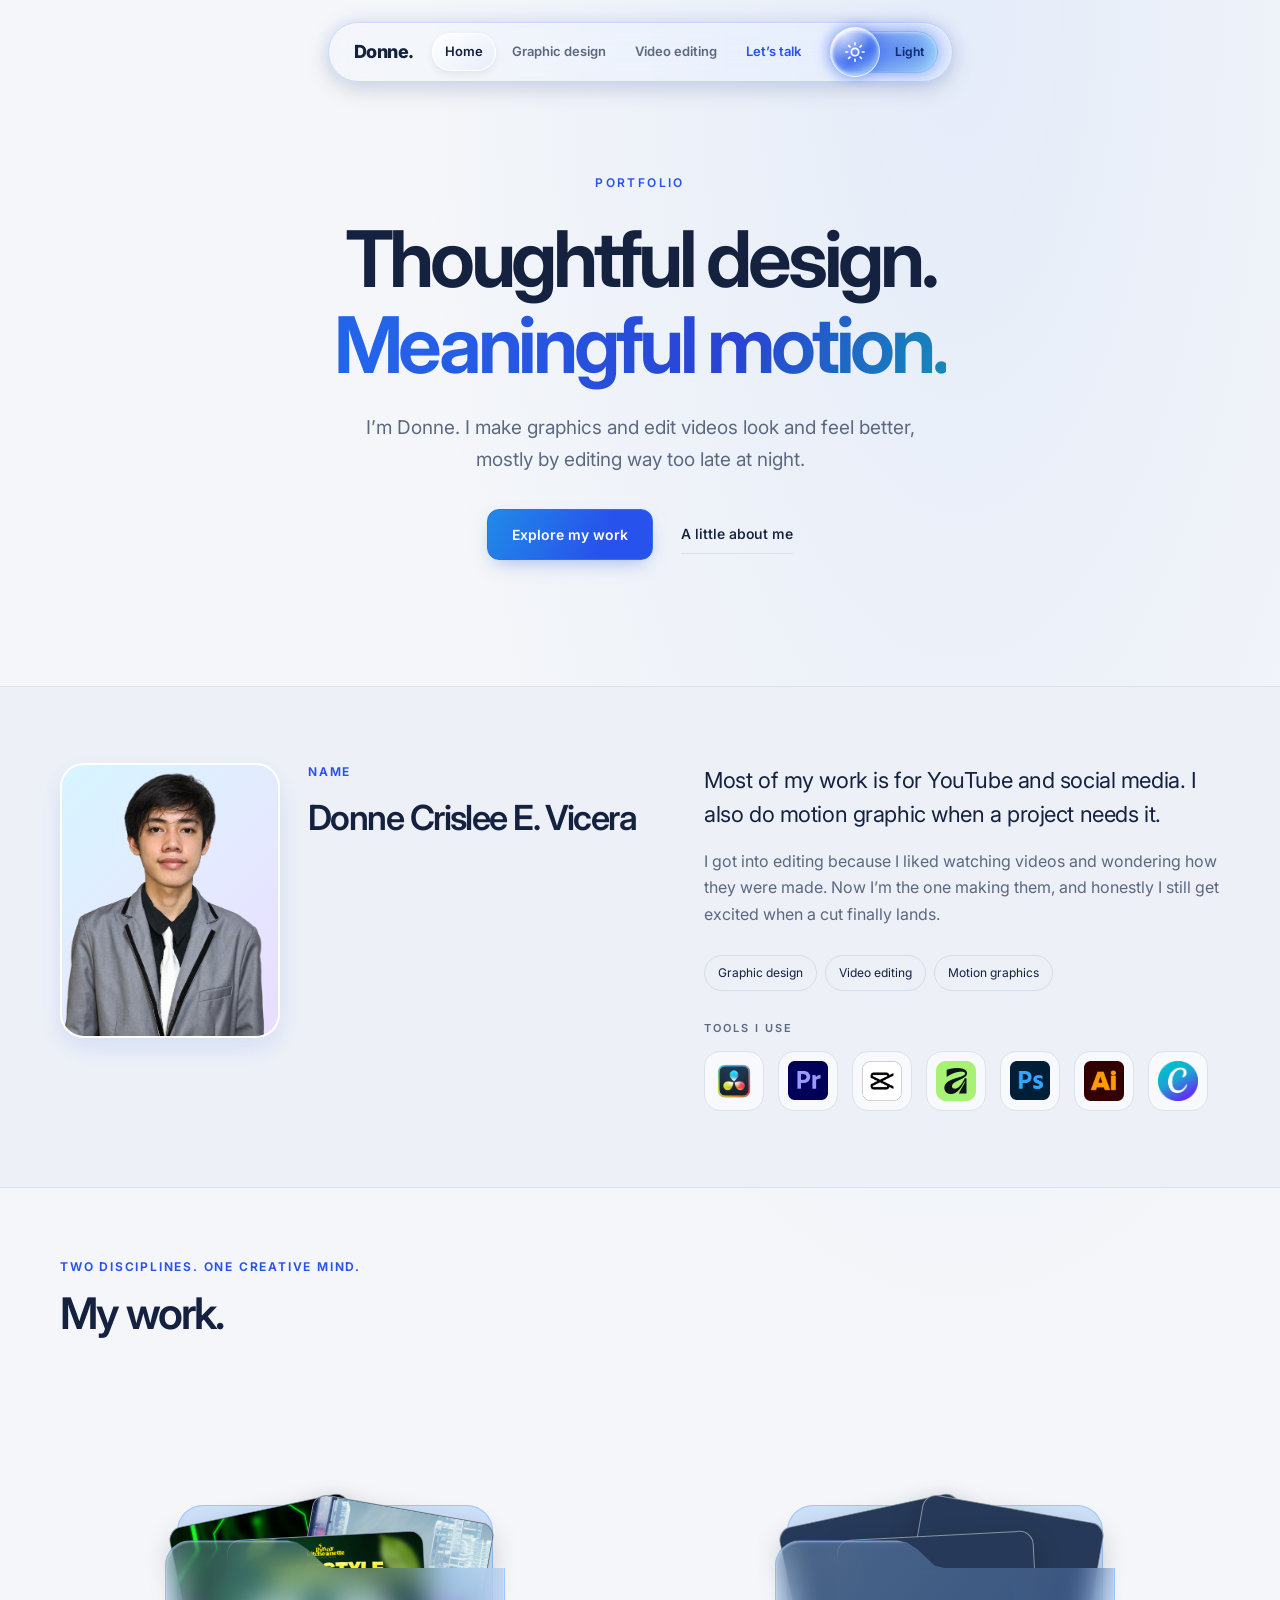
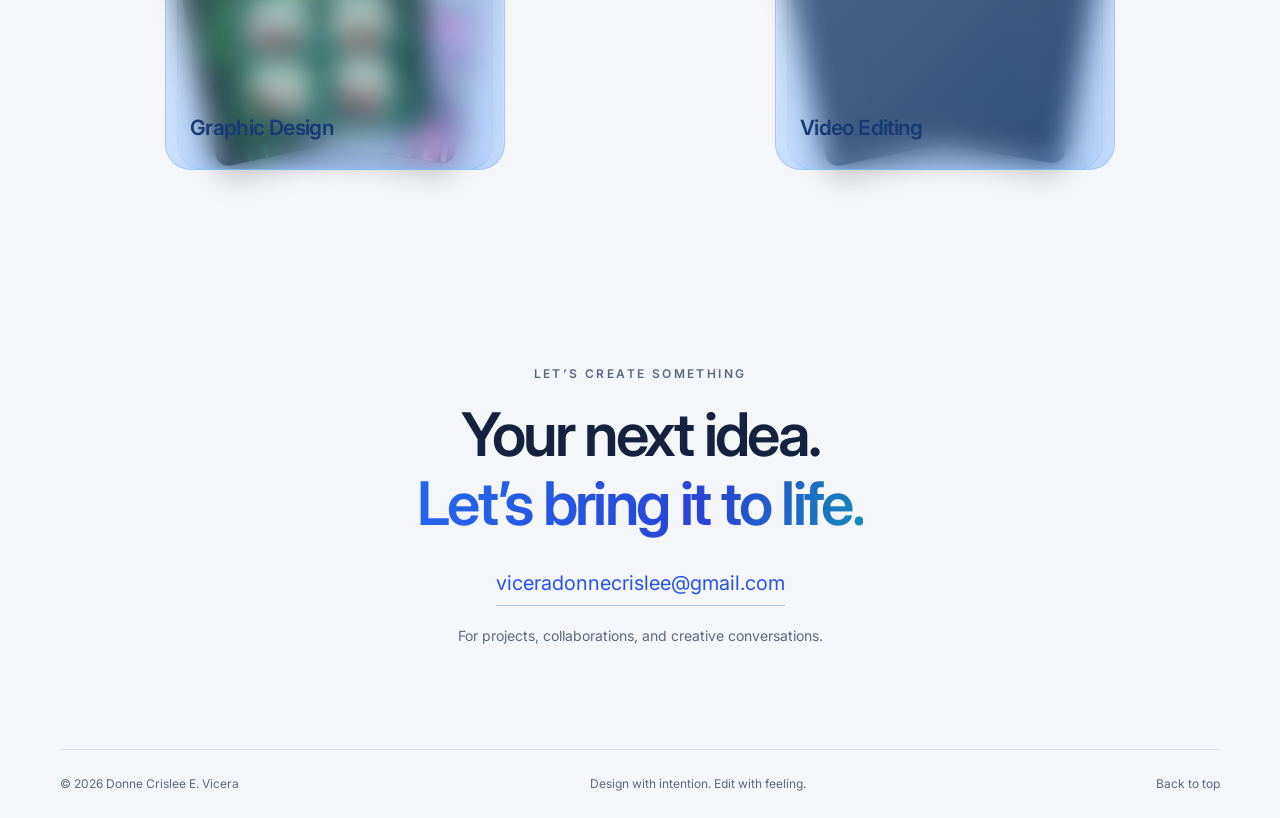
<file: index.html>
<!doctype html>
<html lang="en">
  <head>
    <meta charset="UTF-8">
    <meta name="viewport" content="width=device-width, initial-scale=1">
    <!-- BROWSER TAB: edit the page title and description here. -->
    <title>Portfolio</title>
    <meta name="description" content="Explore the portfolio of Donne Crislee E. Vicera">
    <link rel="icon" type="image/svg+xml" href="images/wordmark2.png">
    <link rel="stylesheet" href="styles.css">
    <link rel="stylesheet" href="glass-theme.css">
    <link rel="preconnect" href="https://fonts.googleapis.com">
    <link rel="preconnect" href="https://fonts.gstatic.com" crossorigin>
    <link href="https://fonts.googleapis.com/css2?family=Inter:wght@400;500;600;700;800&display=swap" rel="stylesheet">
    <script src="portfolio.js" defer></script>
    <script src="script.js" defer></script>
    <script src="theme.js"></script>
  </head>
  <body data-page="home">
    <a class="skip" href="#main">
      Skip to content
    </a>
    <!-- HEADER / NAVIGATION — shared name comes from portfolio.js -->
    <header class="header wrap">
      <a class="brand" href="index.html" aria-label="Donne — home">
        <span class="brand-name">Donne.</span>
      </a>
      <nav aria-label="Main navigation">
        <a href="index.html" aria-current="page">
          Home
        </a>
        <a href="graphic-design.html">
          Graphic design
        </a>
        <a href="video-editing.html">
          Video editing
        </a>
        <a class="nav-contact" href="index.html#contact">
          Let’s talk
        </a>
      </nav>

      <button class="theme-switch" type="button" role="switch" aria-checked="false" aria-label="Dark mode" title="Switch to dark mode">
        <span class="theme-label" aria-hidden="true">Light</span>
        <span class="theme-orb" aria-hidden="true">
          <svg class="sun-icon" viewBox="0 0 24 24" fill="none" stroke="currentColor" stroke-width="1.8" stroke-linecap="round"><circle cx="12" cy="12" r="4"/><path d="M12 2v2m0 16v2M2 12h2m16 0h2M5 5l1.5 1.5m11 11L19 19M5 19l1.5-1.5m11-11L19 5"/></svg>
          <svg class="moon-icon" viewBox="0 0 24 24" fill="currentColor"><path d="M20.6 14.2A8.6 8.6 0 0 1 9.8 3.4a9 9 0 1 0 10.8 10.8Z"/></svg>
        </span>
      </button>
    </header>
    <main id="main">
      <!-- HOME INTRODUCTION — headline and buttons -->
      <section class="hero wrap">
        <div class="eyebrow">
          <p class="eyebrow portfolio-small-label">PORTFOLIO</p>
        </div>
        <!-- EDIT: Change this headline directly in index.html. -->
        <h1>
          Thoughtful design.
          <br>
          <span class="gradient-text" >
            Meaningful motion.
          </span>
        </h1>
        <p class="hero-intro">
           I’m Donne. I make graphics and edit videos look and feel better,
          <br class="desktop-break">
          mostly by editing way too late at night.
        </p>
        <div class="hero-actions">
          <a class="button" href="#portfolios">
            Explore my work
          </a>
          <a class="quiet-link" href="#about">
            A little about me
          </a>
        </div>
      </section>
      <!-- ABOUT ME / PICTURE — edit the image src below -->
      <section class="about-section" id="about">
        <div class="wrap about-layout">
          <!-- LEFT: Your photo -->
          <div class="about-photo-frame">
            <img class="about-photo" src="images/my-photo.png" alt="Portrait of me">
          </div>
          <!-- MIDDLE: Your heading -->
          <div class="about-heading">
            <p class="eyebrow">
              NAME
            </p>
            <h2>
              Donne Crislee E. Vicera
          </div>
          <!-- RIGHT: Your biography -->
          <div class="about-description">
            <!-- This paragraph gets its text from bio in portfolio.js -->
            <p class="about-lead">
              Most of my work is for YouTube and social media. I also do motion graphic when a project needs it.
            </p>
            <p class="muted">
              I got into editing because I liked watching videos and wondering how they were made. Now I’m the one making them, and honestly I still get excited when a cut finally lands. 
            </p>
            <div class="about-tags">
              <span>
                Graphic design
              </span>
              <span>
                Video editing
              </span>
              <span>
                Motion graphics
              </span>
            </div>
            <div class="software-tools">
              <p class="tools-label">TOOLS I USE</p>

              <ul class="tools-row" aria-label="Software I use">
                <li class="tool-icon" title="DaVinci Resolve">
                  <img
                    src="images/tools/davinci-resolve.png"
                    alt="DaVinci Resolve"
                    width="40"
                    height="40"
                    loading="lazy"
                  >
                </li>
                
                <li class="tool-icon" title="Adobe Premiere Pro">
                  <img
                    src="images/tools/premiere-pro.png"
                    alt="Adobe Premiere Pro"
                    width="40"
                    height="40"
                    loading="lazy"
                  >
                </li>
                
                <li class="tool-icon" title="Capcut">
                  <img
                    src="images/tools/capcut.png"
                    alt="Capcut"
                    width="40"
                    height="40"
                    loading="lazy"
                  >
                </li>

                <li class="tool-icon" title="Canva Affinity">
                  <img
                    src="images/tools/affinity.png"
                    alt="Canva Affinity"
                    width="40"
                    height="40"
                    loading="lazy"
                  >
                </li>

                <li class="tool-icon" title="Adobe Photoshop">
                  <img
                    src="images/tools/adobe-photoshop.png"
                    alt="Adobe Photoshop"
                    width="40"
                    height="40"
                    loading="lazy"
                  >
                </li>

                <li class="tool-icon" title="Adobe Illustrator">
                  <img
                    src="images/tools/adobe-illustrator.png"
                    alt="Adobe Illustrator"
                    width="40"
                    height="40"
                    loading="lazy"
                  >
                </li>

                <li class="tool-icon" title="Canva">
                  <img
                    src="images/tools/canva.png"
                    alt="Canva"
                    width="40"
                    height="40"
                    loading="lazy"
                  >
                </li>
              </ul>
            </div>
          </div>
        </div>
      </section>
      <!-- MY WORK — links to your two portfolio pages -->
      <section class="wrap portfolio-section" id="portfolios">
        <div class="section-heading">
          <div>
            <p class="eyebrow">
              TWO DISCIPLINES. ONE CREATIVE MIND.
            </p>
            <h2>
              My work.
            </h2>
          </div>
        </div>
        <div class="pathways">
          <a class="path-card folder-card" href="graphic-design.html">
            <div class="folder-shell">

              <div class="folder-photos" aria-hidden="true">
                <img src="images/design-1.png" alt="">
                <img src="images/design-2.png" alt="">
                <img src="images/design-3.png" alt="">
              </div>

              <div class="folder-front">
                <span>Graphic Design</span>
              </div>

            </div>
          </a>

          <a class="path-card folder-card" href="video-editing.html">
            <div class="folder-shell">

              <div class="folder-photos" aria-hidden="true">
                <video muted loop playsinline preload="metadata">
                  <source src="videos/preview-1.mp4" type="video/mp4">
                </video>

                <video muted loop playsinline preload="metadata">
                  <source src="videos/preview-2.mp4" type="video/mp4">
                </video>

                <video muted loop playsinline preload="metadata">
                  <source src="videos/preview-3.mp4" type="video/mp4">
                </video>
              </div>

              <div class="folder-front">
                <span>Video Editing</span>
              </div>

            </div>
          </a>
      </section>
      <!-- CONTACT — email comes from portfolio.js -->
      <section class="contact wrap" id="contact">
        <p class="eyebrow">
          <p class="eyebrow portfolio-small-label">LET’S CREATE SOMETHING</p>
        </p>
        <h2>
          Your next idea.
          <br>
          <span class="gradient-text" >
            Let’s bring it to life.
          </span>
        </h2>
        <a class="email" data-email href="mailto:viceradonnecrislee@gmail.com" >
          viceradonnecrislee@gmail.com
        </a>
        <p class="muted">
          For projects, collaborations, and creative conversations.
        </p>
      </section>
    </main>
    <!-- FOOTER — name and year filled automatically -->
    <footer class="footer wrap">
      <span>
        ©
        <span data-year>
          2026
        </span>
        <span data-name>
          Donne Crislee E. Vicera
        </span>
      </span>
      <span>
        Design with intention. Edit with feeling.
      </span>
      <a href="#main">
        Back to top
      </a>
    </footer>
  </body>
</html>
</file>
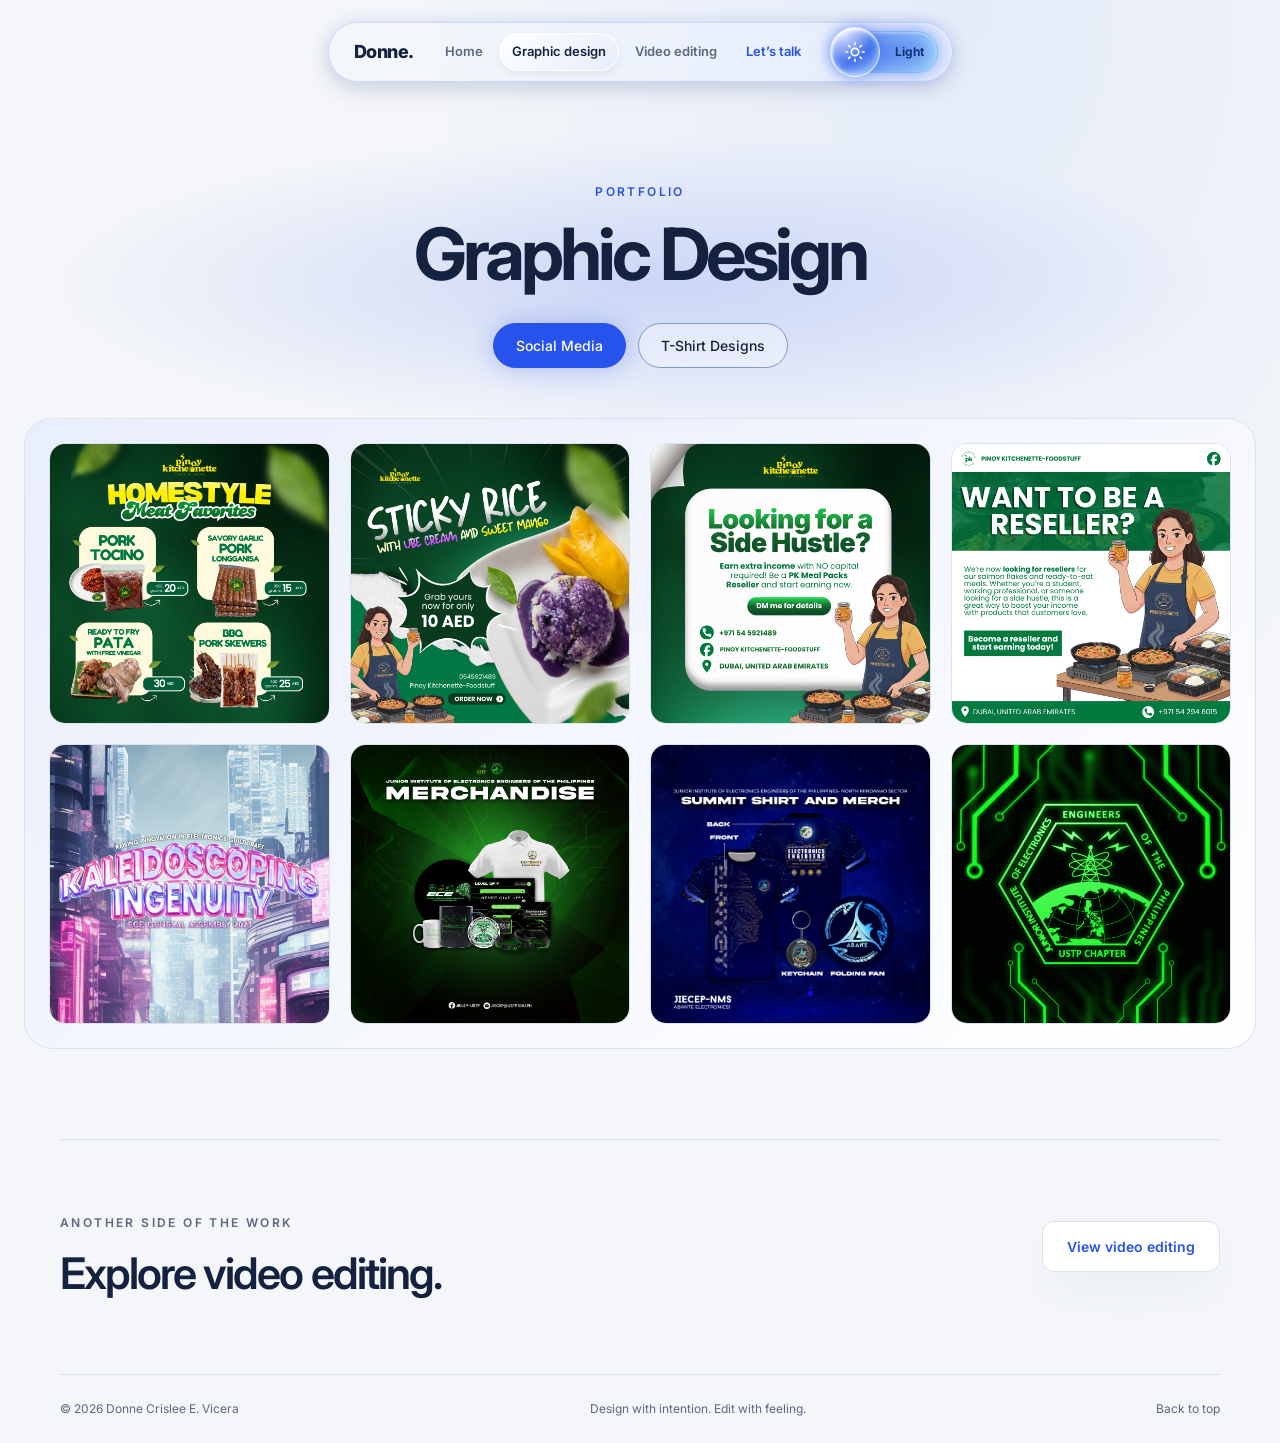
<file: graphic-design.html>
<!DOCTYPE html>
<html lang="en">
  <head>
    <meta charset="UTF-8">
    <meta name="viewport" content="width=device-width, initial-scale=1">
    <!-- BROWSER TAB: edit the page title and description here. -->
    <title>
      Graphic Design — Donne Crislee E. Vicera
    </title>
    <meta name="description" content="Graphic design and video editing. A personal creative portfolio.">
    <link rel="icon" type="image/svg+xml" href="images/wordmark2.png">
    <link rel="stylesheet" href="styles.css">
    <link rel="stylesheet" href="glass-theme.css">
    <link rel="preconnect" href="https://fonts.googleapis.com">
    <link rel="preconnect" href="https://fonts.gstatic.com" crossorigin>
    <link href="https://fonts.googleapis.com/css2?family=Inter:wght@400;500;600;700;800&display=swap" rel="stylesheet">
    <link rel="stylesheet" href="graphic-gallery.css">
    <script src="graphic-gallery.js" defer></script>
    <script src="portfolio.js" defer></script>
    <script src="script.js" defer></script>
    <script src="theme.js"></script>
  </head>
  <body data-page="graphic">
    <a class="skip" href="#main">
      Skip to content
    </a>
    <!-- HEADER / NAVIGATION — shared name comes from portfolio.js -->
    <header class="header wrap">
      <!-- EDIT: Your initials and name are set once in portfolio.js. -->
      <a class="brand" href="index.html" aria-label="Donne — home">
        <span class="brand-name">Donne.</span>
      </a>
      <nav aria-label="Main navigation">
        <a href="index.html" >
          Home
        </a>
        <a href="graphic-design.html" aria-current="page">
          Graphic design
        </a>
        <a href="video-editing.html" >
          Video editing
        </a>
        <a class="nav-contact" href="index.html#contact">
          Let’s talk
        </a>
      </nav>

      <button class="theme-switch" type="button" role="switch" aria-checked="false" aria-label="Dark mode" title="Switch to dark mode">
        <span class="theme-label" aria-hidden="true">Light</span>
        <span class="theme-orb" aria-hidden="true">
          <svg class="sun-icon" viewBox="0 0 24 24" fill="none" stroke="currentColor" stroke-width="1.8" stroke-linecap="round"><circle cx="12" cy="12" r="4"/><path d="M12 2v2m0 16v2M2 12h2m16 0h2M5 5l1.5 1.5m11 11L19 19M5 19l1.5-1.5m11-11L19 5"/></svg>
          <svg class="moon-icon" viewBox="0 0 24 24" fill="currentColor"><path d="M20.6 14.2A8.6 8.6 0 0 1 9.8 3.4a9 9 0 1 0 10.8 10.8Z"/></svg>
        </span>
      </button>
    </header>
    <main class="gd-page">
      <section class="gd-intro">
        <p class="gd-eyebrow">PORTFOLIO</p>
        <h1>Graphic Design</h1>

        <nav
          class="gd-categories"
          aria-label="Design categories"
        ></nav>
      </section>

      <section class="gd-showcase" aria-label="Design gallery">
        <div class="gd-grid"></div>
        <p class="gd-empty" hidden>New work coming soon.</p>
      </section>
    </main>
      <section class="cross-link wrap">
        <div>
          <p class="eyebrow">
            <p class="eyebrow portfolio-small-label">ANOTHER SIDE OF THE WORK</p>
          </p>
          <h2>
            Explore video editing.
          </h2>
        </div>
        <a class="button secondary" href="video-editing.html">
          View video editing
        </a>
      </section>
    </main>
    <!-- FOOTER — name and year filled automatically -->
    <footer class="footer wrap">
      <span>
        ©
        <span data-year>
          2026
        </span>
        <span data-name>
          Donne Crislee E. Vicera
        </span>
      </span>
      <span>
        Design with intention. Edit with feeling.
      </span>
      <a href="#main">
        Back to top
      </a>
    </footer>
    <!-- PROJECT DETAILS: JavaScript fills this accessible dialog from portfolio.js. -->
    <dialog id="project-dialog" aria-labelledby="dialog-title">
      <button class="close-dialog" type="button" aria-label="Close project details">
        ×
      </button>
      <div id="dialog-media">
      </div>
      <div class="dialog-copy">
        <p class="eyebrow" id="dialog-category">
        </p>
        <h2 id="dialog-title">
        </h2>
        <p id="dialog-description">
        </p>
        <a class="button" id="dialog-link" target="_blank" rel="noopener noreferrer" hidden>
          Open project
        </a>
      </div>
    </dialog>
  </body>
</html>
</file>
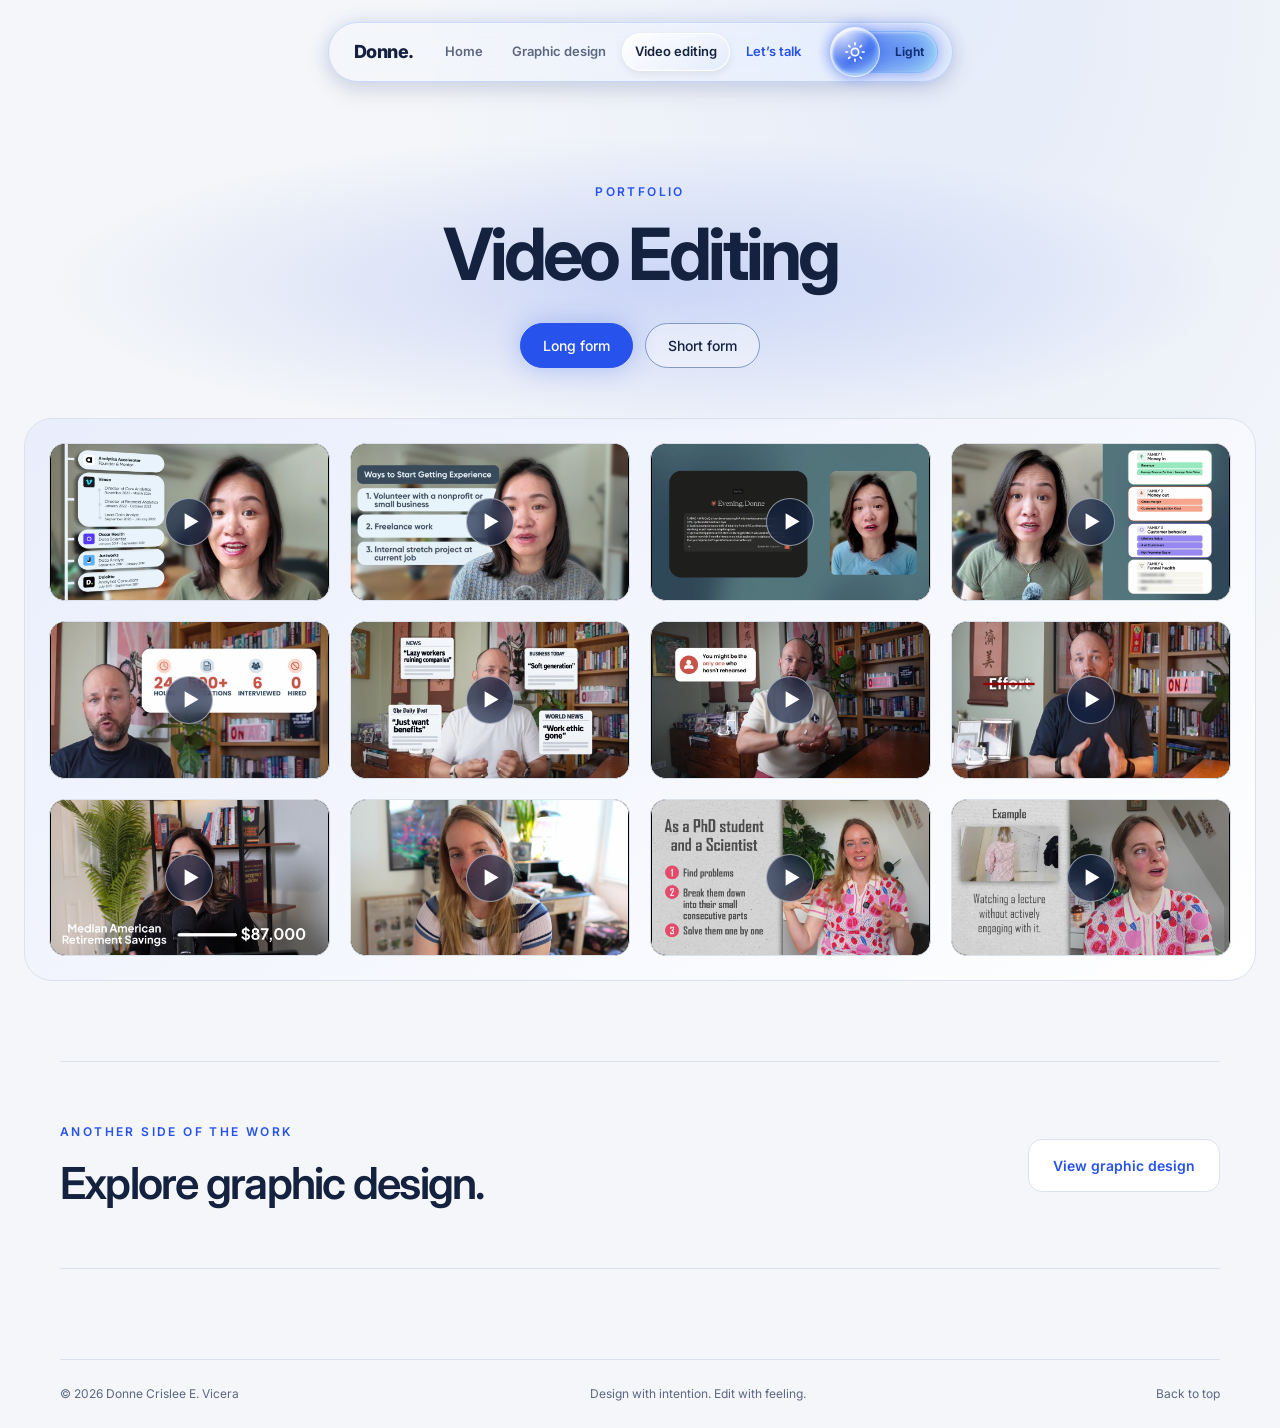
<file: video-editing.html>
<!DOCTYPE html>
<html lang="en">
  <head>
    <meta charset="UTF-8">
    <meta name="viewport" content="width=device-width, initial-scale=1">
    <!-- BROWSER TAB: edit the page title and description here. -->
    <title>
      Video Editing — Donne Crislee E. Vicera
    </title>
    <meta name="description" content="Graphic design and video editing. A personal creative portfolio.">
    <link rel="icon" type="image/svg+xml" href="images/wordmark2.png">
    <link rel="stylesheet" href="styles.css">
    <link rel="stylesheet" href="glass-theme.css">
    <link rel="preconnect" href="https://fonts.googleapis.com">
    <link rel="preconnect" href="https://fonts.gstatic.com" crossorigin>
    <link href="https://fonts.googleapis.com/css2?family=Inter:wght@400;500;600;700;800&display=swap" rel="stylesheet">
    <link rel="stylesheet" href="video-gallery.css">
    <script src="video-gallery.js" defer></script>
    <script src="portfolio.js" defer></script>
    <script src="script.js" defer></script>
    <script src="theme.js"></script>
  </head>
  <body data-page="video">
    <a class="skip" href="#main">
      Skip to content
    </a>
    <!-- HEADER / NAVIGATION — shared name comes from portfolio.js -->
    <header class="header wrap">
      <!-- EDIT: Your initials and name are set once in portfolio.js. -->
      <a class="brand" href="index.html" aria-label="Donne — home">
        <span class="brand-name">Donne.</span>
      </a>
      <nav aria-label="Main navigation">
        <a href="index.html" >
          Home
        </a>
        <a href="graphic-design.html" >
          Graphic design
        </a>
        <a href="video-editing.html" aria-current="page">
          Video editing
        </a>
        <a class="nav-contact" href="index.html#contact">
          Let’s talk
        </a>
      </nav>
      <button class="theme-switch" type="button" role="switch" aria-checked="false" aria-label="Dark mode" title="Switch to dark mode">
        <span class="theme-label" aria-hidden="true">Light</span>
        <span class="theme-orb" aria-hidden="true">
          <svg class="sun-icon" viewBox="0 0 24 24" fill="none" stroke="currentColor" stroke-width="1.8" stroke-linecap="round"><circle cx="12" cy="12" r="4"/><path d="M12 2v2m0 16v2M2 12h2m16 0h2M5 5l1.5 1.5m11 11L19 19M5 19l1.5-1.5m11-11L19 5"/></svg>
          <svg class="moon-icon" viewBox="0 0 24 24" fill="currentColor"><path d="M20.6 14.2A8.6 8.6 0 0 1 9.8 3.4a9 9 0 1 0 10.8 10.8Z"/></svg>
        </span>
      </button>

    </header>
    <main class="ve-page" id="main">
      <section class="ve-intro">
        <p class="ve-eyebrow">PORTFOLIO</p>
        <h1>Video Editing</h1>

        <nav
          class="ve-categories"
          aria-label="Video categories"
        ></nav>
      </section>

      <section class="ve-showcase" aria-label="Video gallery">
        <div class="ve-grid"></div>
        <p class="ve-empty" hidden>New work coming soon.</p>
      </section>
      <section class="portfolio-crosslink">
        <div>
          <p class="portfolio-small-label">ANOTHER SIDE OF THE WORK</p>
          <h2>Explore graphic design.</h2>
        </div>

        <a href="graphic-design.html" class="portfolio-crosslink-button">
          View graphic design
        </a>
      </section>
    </main>

    <!-- Larger video player -->
    <dialog class="ve-modal" aria-label="Video player">
      <div class="ve-player">
        <button
          class="ve-close"
          type="button"
          aria-label="Close video"
          autofocus
        >×</button>

        <video
          class="ve-full-video"
          controls
          controlslist="nodownload"
          playsinline
          preload="none"
        ></video>
      </div>
    </dialog>
    <!-- FOOTER — name and year filled automatically -->
    <footer class="footer wrap">
      <span>
        ©
        <span data-year>
          2026
        </span>
        <span data-name>
          Donne Crislee E. Vicera
        </span>
      </span>
      <span>
        Design with intention. Edit with feeling.
      </span>
      <a href="#main">
        Back to top
      </a>
    </footer>
    <!-- PROJECT DETAILS: JavaScript fills this accessible dialog from portfolio.js. -->
    <dialog id="project-dialog" aria-labelledby="dialog-title">
      <button class="close-dialog" type="button" aria-label="Close project details">
        ×
      </button>
      <div id="dialog-media">
      </div>
      <div class="dialog-copy">
        <p class="eyebrow" id="dialog-category">
        </p>
        <h2 id="dialog-title">
        </h2>
        <p id="dialog-description">
        </p>
        <a class="button" id="dialog-link" target="_blank" rel="noopener noreferrer" hidden>
          Open project
        </a>
      </div>
    </dialog>
  </body>
</html>
</file>
<file: styles.css>
/* 01. COLORS AND SITE WIDTH — edit your palette here */
:root {
  --bg: #f4f6f9;
  --surface: #fff;
  --ink: #14213f;
  --muted: #5c6880;
  --blue: #2752eb;
  --cyan: #35c6ef;
  --pale: #e9eefc;
  --border: #dce2ec;
  --shadow: 0 18px 46px -20px #56709840;
  --radius: 24px;
  --width: 1160px;
}


/* 02. GENERAL PAGE STYLES */
* {
  box-sizing: border-box;
}

html {
  scroll-behavior: smooth;
  scroll-padding-top: 28px;
}

body {
  margin: 0;
  color: var(--ink);
  background: var(--bg);
  font-family: 'Segoe UI',Inter,Arial,sans-serif;
  font-size: 16px;
  line-height: 1.65;
  -webkit-font-smoothing: antialiased;
}

a {
  color: inherit;
  text-decoration: none;
}

button {
  font: inherit;
  color: inherit;
  cursor: pointer;
}

button, a {
  -webkit-tap-highlight-color: transparent;
}

a:focus-visible, button:focus-visible {
  outline: 3px solid var(--blue);
  outline-offset: 5px;
}

::selection {
  background: #cbdcff;
}

img {
  display: block;
  max-width: 100%;
}

[hidden] {
  display: none!important;
}

.wrap {
  width: min(var(--width),calc(100% - 80px));
  margin-inline: auto;
}


/* 03. HEADER AND NAVIGATION */
.header {
  display: flex;
  align-items: center;
  justify-content: space-between;
  gap: 24px;
  padding-block: 28px;
}

.brand {
  display: flex;
  align-items: center;
  font-size: 18px;
  font-weight: 650;
  white-space: nowrap;
  letter-spacing: -.5px;
}

.monogram {
  display: grid;
  place-items: center;
  width: 38px;
  height: 38px;
  background: var(--surface);
  border: 1px solid #fff;
  box-shadow: 4px 5px 12px #b5c1d74a,-3px -3px 10px #fff;
  border-radius: 12px;
  font-size: 12px;
  margin-right: 11px;
  color: var(--blue);
}

.brand-dot {
  color: var(--blue);
}

nav {
  display: flex;
  align-items: center;
  gap: 28px;
  font-size: 14px;
  font-weight: 500;
  flex-wrap: wrap;
}

nav a {
  color: var(--muted);
}

nav a:hover, nav a[aria-current] {
  color: var(--blue);
}

.nav-contact {
  color: var(--ink);
  background: #fff;
  padding: 9px 19px;
  border: 1px solid var(--border);
  border-radius: 30px;
}

.eyebrow {
  font-size: 12px;
  font-weight: 650;
  letter-spacing: 1.8px;
  margin: 0 0 18px;
  line-height: 1.5;
}

.short-line {
  display: inline-block;
  width: 28px;
  height: 2px;
  background: var(--blue);
  margin-right: 10px;
  vertical-align: middle;
}


/* 04. HOME INTRODUCTION */
.hero {
  padding-top: 91px;
  text-align: center;
  padding-bottom: 56px;
}

.hero h1, .collection-hero h1 {
  font-size: clamp(2.7rem,6.1vw,5.2rem);
  font-weight: 650;
  line-height: 1.1;
  letter-spacing: -.055em;
  margin: 24px 0;
}

.gradient-text {
  color: var(--blue);
  background: linear-gradient(110deg,#2464ea 10%,#2943d4 65%,#148cb7);
  background-clip: text;
  -webkit-background-clip: text;
  -webkit-text-fill-color: transparent;
}

.hero-intro {
  font-size: 19px;
  color: var(--muted);
  line-height: 1.7;
  margin: 24px 0;
}

.hero-actions {
  display: flex;
  align-items: center;
  justify-content: center;
  gap: 28px;
  margin: 32px 0 70px;
}

.button {
  display: inline-flex;
  align-items: center;
  justify-content: center;
  background: linear-gradient(115deg,#218ae9,#2752eb 70%);
  color: #fff;
  border: 1px solid #326fe9;
  box-shadow: 0 8px 20px -8px #3763db80;
  padding: 13px 24px;
  border-radius: 12px;
  font-size: 14px;
  font-weight: 600;
  transition: transform .2s,box-shadow .2s;
}

.button:hover {
  transform: translateY(-2px);
  box-shadow: 0 12px 24px -8px #3763db80;
}

.quiet-link {
  font-size: 14px;
  font-weight: 550;
  border-bottom: 1px solid var(--border);
  padding: 8px 0;
}

.quiet-link:hover {
  color: var(--blue);
}


/* 05. HOME — GRAPHIC DESIGN AND VIDEO CARDS */
.portfolio-section {
  padding-block: 70px 88px;
}

.section-heading {
  display: flex;
  justify-content: space-between;
  align-items: end;
  gap: 30px;
  margin-bottom: 32px;
}

.section-heading .eyebrow {
  color: var(--blue);
  margin-bottom: 12px;
}

h2 {
  font-size: clamp(2rem,3.4vw,2.8rem);
  line-height: 1.16;
  letter-spacing: -.045em;
  font-weight: 600;
  margin: 0;
}

.section-heading>p {
  font-size: 14px;
  color: var(--muted);
  margin: 0 0 4px;
}

.pathways {
  display: grid;
  grid-template-columns: 1fr 1fr;
  gap: 28px;
}

.path-card {
  background: #fff;
  border: 1px solid #fff;
  border-radius: var(--radius);
  padding: 12px;
  box-shadow: var(--shadow);
  transition: transform .25s,box-shadow .25s;
}

.path-card:hover {
  transform: translateY(-5px);
  box-shadow: 0 24px 48px -20px #56709865;
}

.path-visual {
  border-radius: 15px;
  min-height: 325px;
  padding: 25px 28px;
  display: flex;
  flex-direction: column;
  justify-content: space-between;
  overflow: hidden;
}

.design-visual {
  background: #e8eef9;
  color: #20395e;
}

.visual-top, .visual-bottom {
  display: flex;
  justify-content: space-between;
  align-items: center;
  gap: 15px;
  font-size: 10px;
  letter-spacing: 1.5px;
  font-weight: 600;
}

.design-word {
  font-size: clamp(2.5rem,4.5vw,3.9rem);
  line-height: 1.03;
  letter-spacing: -.055em;
  font-weight: 650;
  padding-block: 28px;
}

.design-word span {
  color: var(--blue);
}

.swatch-row {
  display: flex;
  gap: 7px;
  align-items: center;
}

.swatch-row i {
  height: 18px;
  width: 18px;
  border-radius: 50%;
  background: var(--ink);
}

.swatch-row i:nth-child(2) {
  background: var(--blue);
}

.swatch-row i:nth-child(3) {
  background: var(--cyan);
}

.swatch-row i:nth-child(4) {
  background: #fff;
}

.swatch-row>span {
  font-size: 9px;
  letter-spacing: 1px;
  margin-left: auto;
}

.video-visual {
  background: linear-gradient(135deg,#243663,#12325c 45%,#285ae2);
  color: #fff;
}

.film-icon {
  display: grid;
  place-items: center;
  width: 36px;
  height: 36px;
  border-radius: 50%;
  border: 1px solid #ffffff60;
  font-size: 12px;
}

.path-info {
  padding: 27px 18px 21px;
}

.path-info .eyebrow {
  color: var(--muted);
  font-size: 11px;
  margin-bottom: 9px;
}

h3 {
  font-size: 25px;
  line-height: 1.25;
  font-weight: 600;
  letter-spacing: -.025em;
  margin: 0;
}

.path-info p {
  font-size: 15px;
  color: var(--muted);
  margin: 10px 0 21px;
}

.text-link {
  font-size: 14px;
  font-weight: 600;
  color: var(--blue);
  border-bottom: 1px solid #b6c8ff;
  padding-bottom: 4px;
}


/* 06. ABOUT ME — SECTION AND BIOGRAPHY */
.about-section {
  padding-block: 76px;
  background: #edf1f7;
  border-block: 1px solid var(--border);
}

.about-lead {
  font-size: 22px;
  line-height: 1.55;
  letter-spacing: -.02em;
  margin: 0 0 17px;
}

.muted {
  color: var(--muted);
}

.about-tags {
  display: flex;
  flex-wrap: wrap;
  gap: 8px;
  margin-top: 28px;
}

.about-tags span {
  font-size: 12px;
  padding: 7px 13px;
  border: 1px solid #d3ddeb;
  border-radius: 30px;
}


/* 07. CONTACT DETAILS */
.contact {
  padding-block: 88px;
  text-align: center;
}

.contact .eyebrow {
  color: var(--muted);
}

.contact h2 {
  font-size: clamp(2.3rem,4.7vw,4rem);
  margin-bottom: 28px;
}

.email {
  display: inline-block;
  font-size: 20px;
  border-bottom: 1px solid #b3c7f0;
  color: var(--blue);
  padding-bottom: 5px;
  overflow-wrap: anywhere;
  max-width: 100%;
}

.contact>p:last-child {
  font-size: 14px;
  margin-top: 18px;
}


/* 08. FOOTER */
.footer {
  display: flex;
  justify-content: space-between;
  gap: 20px;
  padding-block: 24px;
  border-top: 1px solid var(--border);
  font-size: 12px;
  color: var(--muted);
}

.footer a:hover {
  color: var(--blue);
}


/* 09. GRAPHIC DESIGN / VIDEO GALLERIES */
.collection-hero {
  padding-block: 34px 50px;
}

.back-link {
  display: inline-block;
  font-size: 13px;
  color: var(--muted);
  margin-bottom: 48px;
}

.collection-hero .eyebrow {
  color: var(--blue);
  margin-bottom: 17px;
}

.collection-hero h1 {
  font-size: clamp(2.8rem,6vw,4.9rem);
  margin-top: 0;
}

.collection-hero>p:last-child {
  color: var(--muted);
  font-size: 18px;
  margin: 22px 0 0;
}

.collection-section {
  padding-bottom: 80px;
}

.collection-heading {
  display: flex;
  justify-content: space-between;
  align-items: center;
  border-top: 1px solid var(--border);
  padding-top: 32px;
}

.collection-heading h2 {
  font-size: 28px;
}

.blue-dot {
  color: var(--blue);
}

.collection-count {
  font-size: 11px;
  letter-spacing: 1.5px;
  color: var(--muted);
}

.filters {
  display: flex;
  flex-wrap: wrap;
  gap: 8px;
  margin-block: 25px 32px;
}

.filter {
  background: transparent;
  border: 1px solid var(--border);
  border-radius: 30px;
  font-size: 14px;
  padding: 8px 18px;
  color: var(--muted);
}

.filter.active {
  background: var(--ink);
  border-color: var(--ink);
  color: #fff;
}

.filter:hover:not(.active) {
  border-color: var(--blue);
  color: var(--blue);
}

.project-grid {
  display: grid;
  grid-template-columns: repeat(2,minmax(0,1fr));
  gap: 32px 28px;
}

.project-card {
  min-width: 0;
}

.project-card:first-child {
  grid-column: 1/-1;
}

.project-open {
  display: block;
  width: 100%;
  padding: 10px;
  background: #fff;
  border: 1px solid #fff;
  border-radius: var(--radius);
  box-shadow: var(--shadow);
  text-align: left;
  transition: transform .2s;
}

.project-open:hover {
  transform: translateY(-3px);
}

.project-cover {
  display: flex;
  flex-direction: column;
  justify-content: space-between;
  position: relative;
  aspect-ratio: 16/10;
  padding: 30px;
  border-radius: 16px;
  overflow: hidden;
  background: #e7eef8;
  color: var(--ink);
}

.project-card:first-child .project-cover {
  aspect-ratio: 2.4;
}

.cover-top, .cover-bottom {
  font-size: 11px;
  font-weight: 600;
  letter-spacing: 1.5px;
}

.cover-heading {
  font-size: clamp(2.4rem,4.7vw,4rem);
  white-space: pre-line;
  font-weight: 650;
  letter-spacing: -.05em;
  line-height: 1.08;
  margin-block: 28px;
}

.theme-identity {
  background: #e3eafb;
  color: #244ab8;
}

.theme-editorial {
  background: #f0f0ed;
  color: #263147;
}

.theme-digital {
  background: linear-gradient(125deg,#caf0fb,#ccd8ff);
  color: #203f9c;
}

.theme-showreel {
  background: linear-gradient(120deg,#192b53,#2353d8);
  color: #fff;
}

.theme-story {
  background: #dce8f2;
  color: #213e64;
}

.theme-short {
  background: #e1e7ff;
  color: #313fa2;
}

.sample-badge {
  position: absolute;
  right: 20px;
  top: 20px;
  padding: 5px 10px;
  border-radius: 30px;
  font-size: 10px;
  background: #fff;
  color: #485977;
  border: 1px solid #dce2ec;
  letter-spacing: .3px;
}

.project-image {
  position: absolute;
  inset: 0;
  width: 100%;
  height: 100%;
  object-fit: cover;
  object-position: center;
}

.project-info {
  padding: 21px 8px 0;
}

.project-info .eyebrow {
  font-size: 11px;
  color: var(--muted);
  margin-bottom: 9px;
}

.project-info h3 {
  font-size: 23px;
}

.cross-link {
  display: flex;
  justify-content: space-between;
  align-items: center;
  gap: 30px;
  border-top: 1px solid var(--border);
  padding-block: 55px 75px;
}

.cross-link .eyebrow {
  color: var(--muted);
}

.secondary {
  background: #fff;
  color: var(--blue);
  box-shadow: var(--shadow);
  border: 1px solid var(--border);
}


/* 10. PROJECT POPUP */
.dialog-open {
  overflow: hidden;
}

dialog {
  padding: 0;
  border: 1px solid #fff;
  border-radius: 24px;
  width: min(860px,calc(100% - 32px));
  max-height: 90vh;
  overflow: auto;
  color: var(--ink);
  background: #fff;
  box-shadow: 0 40px 100px #14213f40;
}

dialog::backdrop {
  background: #14213f80;
  backdrop-filter: blur(5px);
}

.close-dialog {
  position: sticky;
  top: 14px;
  float: right;
  margin: 14px 14px -58px 0;
  z-index: 2;
  border: 1px solid #dce2ec;
  background: #fff;
  border-radius: 50%;
  width: 40px;
  height: 40px;
  font-size: 26px;
  line-height: 1;
}

.dialog-copy {
  padding: 32px 36px 36px;
}

.dialog-copy .eyebrow {
  color: var(--blue);
  font-size: 11px;
}

.dialog-copy h2 {
  font-size: 32px;
}

.dialog-copy>p:not(.eyebrow) {
  color: var(--muted);
}

#dialog-media .project-cover {
  aspect-ratio: 16/9;
  border-radius: 23px 23px 0 0;
  padding: 36px;
}

#dialog-media .sample-badge {
  top: auto;
  bottom: 20px;
}

#dialog-media video {
  display: block;
  width: 100%;
  max-height: 65vh;
  background: #14213f;
}

.media-note {
  padding: 14px 28px;
  background: #edf2fc;
  font-size: 14px;
  color: var(--muted);
  margin: 0;
}

.image-error {
  font-size: 14px;
  margin: auto;
  text-align: center;
}

.empty-state {
  padding: 35px;
  background: #fff;
  border-radius: 16px;
}

.skip {
  position: absolute;
  top: -100px;
  left: 20px;
  background: var(--blue);
  color: #fff;
  padding: 12px;
  z-index: 10;
}

.skip:focus {
  top: 10px;
}

.sr-only {
  position: absolute;
  width: 1px;
  height: 1px;
  overflow: hidden;
  clip: rect(0,0,0,0);
  white-space: nowrap;
}


/* 11. ABOUT ME — PHOTO, BORDER AND HEADING */
.about-layout {
  display: grid;
  grid-template-columns: 220px minmax(0, 1fr) minmax(0, 1.4fr);
  gap: 28px;
  align-items: start;
}

.about-heading, .about-description {
  min-width: 0;
}

.about-heading .eyebrow {
  color: var(--blue);
  margin-bottom: 16px;
}

.about-heading h2 {
  font-size: clamp(1.8rem, 2.7vw, 2.6rem);
  line-height: 1.2;
}

.about-photo-frame {
  width: 100%;
  max-width: 220px;
  aspect-ratio: 4 / 5;
  border: 2px solid white;
  border-radius: 24px;
  overflow: hidden;
  background: linear-gradient(
    135deg,
    #d6f5ff,
    #e4eaff,
    #e8ddff
  );
  box-shadow: 0 10px 25px rgba(39, 82, 235, 0.12);
  transition: transform 0.3s ease,
    box-shadow 0.3s ease,
    background-color 0.3s ease;
}

.about-photo {
  display: block;
  width: 100%;
  height: 100%;
  object-fit: cover;
  object-position: center top;
}
/* 12. HOME — VIDEO BACKGROUND
   The blue gradient stays visible until a playable frame is available.
   Change the video filename in index.html, not in this CSS. */
/* 12. VIDEO BACKGROUND — video at layer 0, overlay at 1, labels at 2. */
.video-preview-panel {
  position: relative;
  isolation: isolate;
}

.video-preview-panel > .portfolio-bg-video {
  position: absolute;
  inset: 0;
  width: 100%;
  height: 100%;
  object-fit: cover;
  z-index: 0;
  opacity: 0;
  pointer-events: none;
}

.video-preview-panel.is-playing > .portfolio-bg-video {
  opacity: 1;
}

.video-preview-panel::after {
  content: "";
  position: absolute;
  inset: 0;
  background: rgba(0, 0, 0, 0.25);
  z-index: 1;
  pointer-events: none;
}

.video-preview-panel .visual-top, .video-preview-panel .visual-bottom {
  position: relative;
  z-index: 2;
}

/* 13. RESPONSIVE LAYOUT — TABLETS, PHONES AND MOTION PREFERENCES */
@media(max-width:760px) {
  .wrap {
    width: calc(100% - 36px);
  }

  .header {
    flex-wrap: wrap;
    padding-block: 21px;
    gap: 20px;
  }

  .brand {
    font-size: 16px;
  }

  nav {
    width: 100%;
    justify-content: flex-start;
    gap: 12px 18px;
    font-size: 12px;
  }

  .nav-contact {
    padding: 6px 12px;
  }

  .hero {
    padding-top: 48px;
    padding-bottom: 36px;
  }

  .hero .eyebrow {
    font-size: 10px;
    letter-spacing: 1.2px;
  }

  .hero h1 {
    font-size: clamp(2.35rem,8.7vw,3.8rem);
  }

  .hero-intro {
    font-size: 16px;
  }

  .desktop-break {
    display: none;
  }

  .hero-actions {
    gap: 20px;
    margin-bottom: 47px;
  }

  .portfolio-section {
    padding-block: 45px 60px;
  }

  .section-heading {
    display: block;
  }

  .section-heading>p {
    margin-top: 18px;
  }

  .section-heading>p br {
    display: none;
  }

  .section-heading .eyebrow {
    font-size: 10px;
  }

  .pathways, .project-grid {
    grid-template-columns: 1fr;
    gap: 25px;
  }

  .path-visual {
    min-height: 300px;
    padding: 23px;
  }

  .design-word {
    font-size: 3.1rem;
  }

  .about-section {
    padding-block: 52px;
  }

  .about-lead {
    font-size: 20px;
  }

  .contact {
    padding-block: 60px;
  }

  .email {
    font-size: 18px;
  }

  .footer {
    font-size: 11px;
    flex-wrap: wrap;
  }

  .footer>span:nth-child(2) {
    display: none;
  }

  .collection-hero {
    padding-block: 20px 36px;
  }

  .back-link {
    margin-bottom: 30px;
  }

  .collection-hero>p:last-child {
    font-size: 16px;
  }

  .project-card:first-child {
    grid-column: auto;
  }

  .project-card:first-child .project-cover, .project-cover {
    aspect-ratio: 1.4;
    padding: 24px;
  }

  .cover-heading {
    font-size: 2.8rem;
  }

  .cover-top {
    font-size: 9px;
  }

  .sample-badge {
    right: 12px;
    top: 15px;
    font-size: 9px;
  }

  .project-info h3 {
    font-size: 22px;
  }

  .cross-link {
    align-items: start;
    flex-direction: column;
    padding-block: 40px 50px;
  }

  .dialog-copy {
    padding: 26px;
  }

  .dialog-copy h2 {
    font-size: 27px;
  }

  #dialog-media .project-cover {
    aspect-ratio: 1.2;
    padding: 27px;
  }

  .collection-section {
    padding-bottom: 48px;
  }

  .eyebrow {
    font-size: 11px;
  }

  .filter {
    font-size: 13px;
    padding: 8px 13px;
  }

}



@media (hover: hover) and (pointer: fine) {
  .about-photo-frame:hover {
    transform: translateY(-6px);
    box-shadow: 0 0 0 5px rgba(39, 82, 235, 0.08),
      0 0 35px rgba(39, 82, 235, 0.4),
      0 18px 45px rgba(39, 82, 235, 0.25);
  }

}

@media (max-width: 1000px) {
  .about-layout {
    grid-template-columns: 200px minmax(0, 1fr);
  }

  .about-description {
    grid-column: 1 / -1;
  }

}

@media (max-width: 600px) {
  .about-layout {
    grid-template-columns: 1fr;
  }

  .about-photo-frame {
    max-width: 100%;
    width: min(75vw, 260px);
    height: auto;
    aspect-ratio: 4 / 5;
    margin-inline: auto;
    justify-self: center;
  }

  .about-description {
    grid-column: auto;
  }

  .about-photo {
    width: 100%;
    height: 100%;
    object-fit: cover;
    object-position: center top;
  }

}



/* Phone: centre the About heading and justify biography paragraphs. */
@media (max-width: 600px) {
  .about-heading { width: 100%; text-align: center; }
  .about-description > p { text-align: justify; }
}

/* Accessibility: override hover animation when reduced motion is requested. */
@media(prefers-reduced-motion:reduce) {
  html {
    scroll-behavior: auto;
  }

  * {
    transition: none!important;
  }

}
@media (prefers-reduced-motion: reduce) {
  .about-photo-frame {
    transition: none;
  }

  .about-photo-frame:hover {
    transform: none;
  }

}
</file>
<file: glass-theme.css>
/* Floating glass navigation and site-wide themes. Loaded after styles.css. */
:root {
  color-scheme: light;
  --glass: rgba(246, 249, 255, .76);
  --glass-edge: rgba(255,255,255,.92);
  --glass-line: rgba(61,87,133,.15);
  --glass-hover: rgba(255,255,255,.62);
  --glass-active: linear-gradient(145deg,rgba(255,255,255,.95),rgba(221,231,250,.5));
}
html { scroll-padding-top: 150px; }
html[data-theme="dark"] {
  color-scheme: dark;
  --bg: #0c111c;
  --surface: #161f2f;
  --ink: #edf2ff;
  --muted: #adb9ce;
  --blue: #92b0ff;
  --cyan: #75defa;
  --pale: #202e48;
  --border: #303e55;
  --shadow: 0 18px 46px -20px #000a;
  --glass: rgba(19,26,40,.78);
  --glass-edge: rgba(215,229,255,.25);
  --glass-line: rgba(205,222,255,.12);
  --glass-hover: rgba(213,229,255,.08);
  --glass-active: linear-gradient(145deg,rgba(221,234,255,.19),rgba(106,132,179,.06));
}
body {
  background-image: radial-gradient(ellipse at 75% 0%,rgba(96,149,255,.10),transparent 40%);
}
.header.wrap {
  position: sticky;
  top: 18px;
  z-index: 30;
  width: min(1320px, calc(100% - 48px));
  margin: 22px auto 0;
  padding: 12px 16px 12px 18px;
  display: flex;
  align-items: center;
  justify-content: space-between;
  gap: 18px;
  border: 1px solid var(--glass-edge);
  border-radius: 999px;
  background: var(--glass);
  -webkit-backdrop-filter: blur(24px) saturate(150%);
  backdrop-filter: blur(24px) saturate(150%);
  box-shadow: inset 0 1px 1px #ffffff65, inset 0 -1px 2px var(--glass-line), 0 10px 30px -14px #101d4355, 0 0 0 1px var(--glass-line);
}
.header .brand { flex-shrink: 0; font-size: 17px; letter-spacing: -.6px; }
.header .monogram {
  width: 38px; height: 38px; border-radius: 50%;
  background: var(--glass-active); border: 1px solid var(--glass-edge);
  box-shadow: inset 0 1px 2px #ffffff50, 0 3px 10px #13295712;
}
.header nav { margin-left: auto; width: auto; gap: 3px; flex-wrap: nowrap; font-size: 13px; }
.header nav a {
  display: inline-flex; align-items: center; justify-content: center;
  min-height: 44px; padding: 10px 16px; border: 1px solid transparent;
  border-radius: 999px; white-space: nowrap; font-weight: 600;
}
.header nav a:hover { background: var(--glass-hover); }
.header nav a[aria-current="page"] {
  color: var(--ink); background: var(--glass-active); border-color: var(--glass-edge);
  box-shadow: inset 0 1px 2px #ffffff45, 0 3px 8px #00000012;
}
.header nav .nav-contact { background: transparent; color: var(--blue); }
.theme-switch {
  flex: 0 0 106px; width: 106px; height: 42px; position: relative;
  padding: 0; border: 1px solid rgba(255,255,255,.7); border-radius: 999px;
  background: linear-gradient(110deg,#f6bf36b3,#ffe49e66 65%,#fff8);
  box-shadow: inset 0 1px 3px #fff9, inset 0 -2px 5px #bf8c3626, 0 0 17px #ffd36a30;
  isolation: isolate;
}
.theme-switch::before {
  content: ''; position: absolute; inset: 5px; border-radius: inherit;
  background: #f8bf34; filter: blur(10px); opacity: .3; z-index: -1;
}
.theme-label { position: absolute; right: 13px; top: 50%; transform: translateY(-50%); color: #644707; font-size: 12px; font-weight: 650; }
.theme-orb {
  position: absolute; left: -3px; top: -5px; width: 50px; height: 50px;
  display: grid; place-items: center; border-radius: 50%; color: #79540d;
  border: 1px solid #ffffffba;
  background: radial-gradient(circle at 28% 14%,#ffffffa0,transparent 48%),linear-gradient(145deg,#fff6,#fff1 60%,#fff7);
  -webkit-backdrop-filter: blur(5px); backdrop-filter: blur(5px);
  box-shadow: inset 1px 2px 3px #fffc,inset -2px -3px 5px #ffffff70,0 4px 9px #5d400d30;
  transition: transform .32s cubic-bezier(.22,.8,.25,1);
}
.theme-orb svg { width: 22px; height: 22px; grid-area: 1/1; }
.moon-icon { display: none; }
html[data-theme="dark"] .theme-switch {
  background: linear-gradient(100deg,#33327b90,#7927edbb 80%,#9a65ff77);
  border-color: #c2b2ff55; box-shadow: inset 0 1px 3px #ffffff30,0 0 20px #8444ed40;
}
html[data-theme="dark"] .theme-switch::before { background: #913bff; opacity: .7; }
html[data-theme="dark"] .theme-orb { transform: translateX(60px); color: #fff; border-color: #cbd7ff70; box-shadow: inset 1px 2px 3px #ffffff70,inset -2px -3px 5px #b1c8ff40,0 4px 10px #0004; }
html[data-theme="dark"] .theme-label { left: 14px; right: auto; color: #f1eaff; }
html[data-theme="dark"] .sun-icon { display: none; }
html[data-theme="dark"] .moon-icon { display: block; filter: drop-shadow(0 0 5px #fff8); }
.theme-switch:focus-visible { outline: 3px solid var(--blue); outline-offset: 6px; }
html[data-theme="dark"] .about-section { background: #111a29; }
html[data-theme="dark"] :is(.path-card,.project-open,dialog,.close-dialog,.empty-state,.secondary) { background: var(--surface); border-color: var(--border); }
html[data-theme="dark"] .about-tags span { border-color: var(--border); }
html[data-theme="dark"] .gradient-text { background-image: linear-gradient(110deg,#91b8ff,#b1a4ff 65%,#75dff6); }
html[data-theme="dark"] :is(.design-visual,.project-cover) { background: #202f49; color: #e2ebff; }
html[data-theme="dark"] .theme-identity { background: #243658; color: #c2d3ff; }
html[data-theme="dark"] .theme-editorial { background: #2a303b; color: #e7eaf0; }
html[data-theme="dark"] .theme-digital { background: linear-gradient(125deg,#173e50,#303b6a); color: #d0eaff; }
html[data-theme="dark"] .theme-showreel { background: linear-gradient(120deg,#192b53,#2353d8); color: #fff; }
html[data-theme="dark"] .theme-story { background: #24384b; color: #d2e6ff; }
html[data-theme="dark"] .theme-short { background: #303758; color: #dee2ff; }
html[data-theme="dark"] .media-note { background: #202e48; }
html[data-theme="dark"] .filter.active { background: #afc5ff; border-color: #afc5ff; color: #101b30; }
html[data-theme="dark"] .sample-badge { background: #172237; border-color: #42536c; color: #d3dff3; }
html[data-theme="dark"] .path-card:hover { box-shadow: 0 24px 48px -20px #000b; }
html[data-theme="dark"] ::selection { background: #36558a; color: #fff; }
@media (max-width: 1100px) {
  .header.wrap { flex-wrap: wrap; border-radius: 30px; gap: 10px; }
  .header .brand { margin-right: auto; }
  .header nav { order: 3; flex: 0 0 100%; justify-content: center; margin: 0; }
}
@media (max-width: 600px) {
  html { scroll-padding-top: 165px; }
  .header.wrap { top: 10px; width: calc(100% - 24px); margin-top: 12px; padding: 12px; border-radius: 26px; }
  .header .brand { font-size: 13px; letter-spacing: -.4px; }
  .header .monogram { width: 30px; height: 30px; margin-right: 7px; font-size: 10px; }
  .header .theme-switch { flex-basis: 86px; width: 86px; height: 38px; }
  .header .theme-orb { width: 44px; height: 44px; top: -4px; }
  .header .theme-label { font-size: 11px; right: 8px; }
  html[data-theme="dark"] .header .theme-label { left: 9px; right: auto; }
  html[data-theme="dark"] .header .theme-orb { transform: translateX(46px); }
  .header nav { gap: 2px; flex-wrap: wrap; }
  .header nav a { padding: 8px; font-size: 11px; }
}
@media (max-width: 370px) { .header .brand [data-name] { max-width: 137px; overflow: hidden; text-overflow: ellipsis; } }
@media (prefers-reduced-motion: reduce) { .theme-orb { transition: none; } }
@supports not (backdrop-filter: blur(1px)) {
  .header.wrap { background: #edf2fa; }
  html[data-theme="dark"] .header.wrap { background: #182131; }
}
/* Narrower, slimmer, transparent glass header */
.header.wrap {
  width: fit-content;
  max-width: calc(100% - 32px);
  padding: 8px 14px;
  gap: 18px;

  background: transparent;
  border: 1px solid rgba(120, 165, 255, 0.35);

  -webkit-backdrop-filter: blur(20px) saturate(150%);
  backdrop-filter: blur(20px) saturate(150%);

  box-shadow:
    inset 0 1px 1px rgba(255, 255, 255, 0.35),
    0 0 20px rgba(39, 82, 235, 0.12),
    0 8px 24px rgba(15, 30, 60, 0.12);
}

/* Reduce navigation spacing */
.header nav a {
  min-height: 38px;
  padding: 7px 12px;
}

/* Blue glow for the LIGHT mode switch */
html:not([data-theme="dark"]) .theme-switch {
  background: linear-gradient(
    110deg,
    rgba(39, 82, 235, 0.65),
    rgba(53, 198, 239, 0.35)
  );

  border-color: rgba(145, 195, 255, 0.8);

  box-shadow:
    inset 0 1px 3px rgba(255, 255, 255, 0.7),
    0 0 18px rgba(39, 82, 235, 0.35);
}

html:not([data-theme="dark"]) .theme-switch::before {
  background: #2752eb;
  opacity: 0.45;
}

html:not([data-theme="dark"]) .theme-label {
  color: #102e73;
}

html:not([data-theme="dark"]) .theme-orb {
  color: #ffffff;

  box-shadow:
    inset 1px 2px 3px rgba(255, 255, 255, 0.8),
    inset -2px -3px 5px rgba(150, 210, 255, 0.5),
    0 0 14px rgba(39, 82, 235, 0.35);
}

/* Keep the header transparent in dark mode too */
html[data-theme="dark"] .header.wrap {
  background: transparent;
  border-color: rgba(190, 210, 255, 0.22);
}

/* Keep enough room for navigation on smaller screens */
@media (max-width: 1100px) {
  .header.wrap {
    width: calc(100% - 32px);
  }
}

@media (max-width: 600px) {
  .header.wrap {
    width: calc(100% - 24px);
    padding: 10px 12px;
  }

  .header nav a {
    min-height: 44px;
    padding: 8px;
  }
}
/* Header name */
.header .brand {
  font-family: "Inter", sans-serif;
  font-size: 18px;
  font-weight: 800;
  letter-spacing: -0.5px; /* Change this manually */
}
.header.wrap {
  padding-left: 25px;
}
/* Software icons in the About Me section */
.software-tools {
  margin-top: 28px;
}

.tools-label {
  margin: 0 0 14px;
  color: var(--muted);
  font-size: 11px;
  font-weight: 600;
  letter-spacing: 2px;
}

.tools-row {
  display: flex;
  flex-wrap: wrap;
  align-items: center;
  gap: 14px;

  list-style: none;
  padding: 0;
  margin: 0;
}

.tool-icon {
  display: grid;
  place-items: center;
  width: 60px;
  height: 60px;

  border: 1px solid var(--border);
  border-radius: 16px;
  background: var(--glass-hover);

  transition:
    transform 0.25s ease,
    box-shadow 0.25s ease,
    border-color 0.25s ease;
}

.tool-icon img {
  width: 40px;
  height: 40px;
  object-fit: contain;
}

@media (hover: hover) and (pointer: fine) {
  .tool-icon:hover {
    transform: translateY(-5px);
    border-color: var(--blue);
    box-shadow: 0 6px 22px rgba(39, 82, 235, 0.25);
  }
}

@media (prefers-reduced-motion: reduce) {
  .tool-icon {
    transition: none;
  }

  .tool-icon:hover {
    transform: none;
  }
}
/* Layout */
.pathways {
  display: grid;
  grid-template-columns: repeat(2, minmax(0, 1fr));
  gap: 40px;
  padding-top: 100px;
}

/* Override the original portfolio cards */
html .pathways .path-card.folder-card,
html .pathways .path-card.folder-card:hover {
  display: block;
  min-width: 0;
  padding: 0;
  background: transparent;
  border: 0;
  box-shadow: none;
  transform: none;
  overflow: visible;
}

/* Folder dimensions and colours */
.folder-shell {
  --folder-tint: rgba(75, 145, 255, 0.22);
  --folder-edge: rgba(130, 185, 255, 0.65);
  --folder-text: #183b78;

  position: relative;
  isolation: isolate;
  height: 300px;
  overflow: visible;
}

html[data-theme="dark"] .folder-shell {
  --folder-tint: rgba(65, 125, 225, 0.22);
  --folder-edge: rgba(150, 195, 255, 0.5);
  --folder-text: #edf4ff;
}

/* Back panel */
.folder-shell::before {
  content: "";
  position: absolute;
  inset: 30px 0 0;
  z-index: 0;
  background: var(--folder-tint);
  border: 1px solid var(--folder-edge);
  border-radius: 22px;
}

/* Photos inside the folder */
.folder-photos {
  position: absolute;
  inset: 0;
  z-index: 1;
  pointer-events: none;
}

.folder-photos :is(img, video) {
  position: absolute;
  top: 45px;
  left: 17%;
  width: 66%;
  height: 210px;
  display: block;
  object-fit: cover;

  background: #263958;
  border: 1px solid rgba(255, 255, 255, 0.45);
  border-radius: 14px;
  box-shadow: 0 12px 28px rgba(0, 0, 0, 0.22);

  transform-origin: bottom center;
  transition: transform 400ms ease;
}

.folder-photos :is(img, video):nth-child(1) {
  transform: rotate(-6deg);
}

.folder-photos :is(img, video):nth-child(2) {
  transform: rotate(6deg);
}

.folder-photos :is(img, video):nth-child(3) {
  transform: translateY(8px);
}

/* Glass front */
.folder-front {
  position: absolute;
  inset: 55px 0 0;
  z-index: 2;

  display: flex;
  align-items: flex-end;
  padding: 26px;

  background: linear-gradient(
    135deg,
    rgba(165, 210, 255, 0.3),
    var(--folder-tint)
  );

  backdrop-filter: blur(14px);
  -webkit-backdrop-filter: blur(14px);

  border: 1px solid var(--folder-edge);
  border-radius: 22px;

  clip-path: polygon(
    0 0,
    36% 0,
    44% 28px,
    100% 28px,
    100% 100%,
    0 100%
  );

  box-shadow:
    inset 0 1px 2px rgba(255, 255, 255, 0.45),
    inset 0 -2px 16px rgba(100, 165, 255, 0.12);

  color: var(--folder-text);
  font-size: 24px;
  font-weight: 600;
  letter-spacing: -0.03em;
}

/* Photos fan out on hover or keyboard focus */
.folder-card:is(:hover, :focus-visible)
.folder-photos :is(img, video):nth-child(1) {
  transform: translate(-15%, -85px) rotate(-15deg);
}

.folder-card:is(:hover, :focus-visible)
.folder-photos :is(img, video):nth-child(2) {
  transform: translate(15%, -85px) rotate(15deg);
}

.folder-card:is(:hover, :focus-visible)
.folder-photos :is(img, video):nth-child(3) {
  transform: translateY(-105px);
}

.folder-card:focus-visible {
  outline: 2px solid var(--blue);
  outline-offset: 8px;
  border-radius: 22px;
}

/* Mobile */
@media (max-width: 760px) {
  .pathways {
    grid-template-columns: 1fr;
    gap: 110px;
  }

  .folder-shell {
    height: 270px;
  }

  .folder-photos :is(img, video) {
    height: 185px;
  }
}

@media (prefers-reduced-motion: reduce) {
  .folder-photos :is(img, video) {
    transition: none;
  }
}
/* Compact folders, centred in each column */
.pathways {
  justify-items: center;
  gap: 60px;
}

html .pathways .path-card.folder-card {
  width: 100%;
  max-width: 340px; /* Adjust overall folder width */
}

.folder-shell {
  height: 300px;
}

/* Rounded back panel */
.folder-shell::before {
  inset: 35px 12px 0;
  border-radius: 26px;
}

/* Softer folder tab and rounded front */
.folder-front {
  inset: 70px 0 0;
  padding: 24px;
  border-radius: 26px;

  /* Rounded transition from the tab to the lower top edge */
  clip-path: polygon(
    0 0,
    36% 0,
    39% 1%,
    42% 4%,
    47% 11%,
    50% 12%,
    100% 12%,
    100% 100%,
    0 100%
  );

  font-size: 21px;
}

/* Photo sizes and positions */
.folder-photos :is(img, video) {
  top: 35px;
  left: 50%;
  width: 54%;
  height: auto;
  object-fit: cover;
  border-radius: 14px;
}

/* First photo: portrait */
.folder-photos :is(img, video):nth-child(1) {
  aspect-ratio: 3 / 4;
  transform: translateX(-65%) rotate(-12deg);
}

/* Second photo: portrait */
.folder-photos :is(img, video):nth-child(2) {
  aspect-ratio: 3 / 4;
  transform: translateX(-35%) rotate(10deg);
}

/* Third photo: square */
.folder-photos :is(img, video):nth-child(3) {
  top: 65px;
  width: 58%;
  aspect-ratio: 1 / 1;
  transform: translateX(-50%) rotate(-3deg);
}

/* Fan out on hover or keyboard focus */
.folder-card:is(:hover, :focus-visible)
.folder-photos :is(img, video):nth-child(1) {
  transform: translate(-82%, -65px) rotate(-18deg);
}

.folder-card:is(:hover, :focus-visible)
.folder-photos :is(img, video):nth-child(2) {
  transform: translate(-18%, -75px) rotate(16deg);
}

.folder-card:is(:hover, :focus-visible)
.folder-photos :is(img, video):nth-child(3) {
  transform: translate(-50%, -95px) rotate(-3deg);
}

@media (max-width: 760px) {
  .pathways {
    row-gap: 110px;
  }
}
/* Smooth folder scaling */
.folder-shell {
  transform-origin: center bottom;
  transition: transform 350ms ease;
}

/* Blue glow behind the folder */
.folder-shell::after {
  content: "";
  position: absolute;
  inset: 35px -20px -20px;
  z-index: -1;
  pointer-events: none;

  background: radial-gradient(
    ellipse at center,
    rgba(65, 135, 255, 0.55) 0%,
    rgba(39, 82, 235, 0.2) 45%,
    transparent 75%
  );

  filter: blur(25px);
  opacity: 0;
  transition: opacity 350ms ease;
}

/* Mouse hover and keyboard focus */
.folder-card:is(:hover, :focus-visible) .folder-shell {
  transform: translateY(-6px) scale(1.06);
}

.folder-card:is(:hover, :focus-visible) .folder-shell::after {
  opacity: 1;
}

/* Respect reduced-motion settings */
@media (prefers-reduced-motion: reduce) {
  .folder-shell,
  .folder-shell::after {
    transition: none;
  }

  .folder-card:is(:hover, :focus-visible) .folder-shell {
    transform: none;
  }
}
.folder-shell::after {
  inset: -65px -85px;
  background: radial-gradient(
    ellipse at center,
    rgba(65, 135, 255, 0.6) 0%,
    rgba(39, 82, 235, 0.3) 45%,
    transparent 75%
  );
  filter: blur(35px);
}
html:not([data-theme="dark"]) :is(.gd-category, .ve-category) {
  border: 1px solid #8298c7;
  background: rgba(255, 255, 255, 0.35);
  color: #14213f;
}

html:not([data-theme="dark"])
:is(.gd-category, .ve-category):hover {
  border-color: #2752eb;
  background: rgba(39, 82, 235, 0.08);
}

html:not([data-theme="dark"])
:is(.gd-category, .ve-category)[aria-pressed="true"] {
  background: #2752eb;
  border-color: #2752eb;
  color: #fff;
}
.portfolio-crosslink {
  width: min(1160px, calc(100% - 48px));
  margin: 80px auto 0;
  padding: 60px 0;

  display: flex;
  align-items: center;
  justify-content: space-between;
  gap: 28px;

  border-top: 1px solid var(--border);
  border-bottom: 1px solid var(--border);
}

.portfolio-crosslink h2 {
  margin: 16px 0 0;
  color: var(--ink);
  font-size: clamp(28px, 4vw, 44px);
  line-height: 1.15;
  letter-spacing: -0.04em;
}

.portfolio-crosslink-button {
  flex-shrink: 0;
  padding: 14px 24px;
  border: 1px solid var(--border);
  border-radius: 14px;
  background: var(--surface);
  color: var(--blue);
  font-size: 14px;
  font-weight: 600;
  text-decoration: none;
}

.portfolio-crosslink-button:hover {
  border-color: var(--blue);
}

@media (max-width: 600px) {
  .portfolio-crosslink {
    flex-direction: column;
    align-items: flex-start;
    padding: 40px 0;
  }
}
/* Match the small PORTFOLIO label across the website */
html body .portfolio-small-label {
  font-family: inherit;
  font-size: 12px;
  font-weight: 600;
  line-height: 1.6;
  letter-spacing: 0.2em;
  text-transform: uppercase;
  color: var(--blue);
  margin: 0;
}
</file>
<file: graphic-gallery.css>
.gd-page {
  position: relative;
  padding: 70px 0 90px;
  color: var(--ink);
}

.gd-intro {
  position: relative;
  isolation: isolate;
  text-align: center;
  padding: 30px 20px 50px;
}

/* Soft blue glow behind the heading */
.gd-intro::before {
  content: "";
  position: absolute;
  inset: -30px 0;
  z-index: -1;
  pointer-events: none;

  background: radial-gradient(
    ellipse at center,
    rgba(39, 82, 235, 0.18),
    transparent 65%
  );
}

.gd-eyebrow {
  margin: 0 0 12px;
  color: var(--blue);
  font-size: 12px;
  font-weight: 600;
  letter-spacing: 0.2em;
}

.gd-intro h1 {
  margin: 0;
  font-family: inherit;
  font-size: clamp(38px, 6vw, 72px);
  font-weight: 700;
  line-height: 1.1;
  letter-spacing: -0.055em;
}

/* Category buttons */
.gd-categories {
  display: flex;
  flex-wrap: wrap;
  justify-content: center;
  gap: 12px;
  margin-top: 30px;
}

.gd-category {
  padding: 10px 22px;
  border: 1px solid var(--border);
  border-radius: 999px;

  background: transparent;
  color: var(--ink);
  font: inherit;
  font-size: 14px;
  cursor: pointer;

  transition:
    background 200ms ease,
    border-color 200ms ease,
    box-shadow 200ms ease;
}

.gd-category:hover {
  border-color: var(--blue);
}

.gd-category[aria-pressed="true"] {
  color: #fff;
  background: #2752eb;
  border-color: #6485ff;
  box-shadow: 0 0 26px rgba(39, 82, 235, 0.3);
}

/* Large gallery panel */
.gd-showcase {
  width: min(1320px, calc(100% - 48px));
  margin-inline: auto;
  padding: 24px;
  border: 1px solid var(--border);
  border-radius: 28px;

  background: linear-gradient(
    145deg,
    var(--pale),
    var(--surface)
  );
}

.gd-grid {
  display: grid;
  grid-template-columns: repeat(4, minmax(0, 1fr));
  gap: 20px;
  align-items: start;
}

/* Each design links to its full-size image */
.gd-artwork {
  display: block;
  overflow: hidden;
  border: 1px solid var(--border);
  border-radius: 16px;
  background: var(--surface);
  transition: transform 250ms ease, box-shadow 250ms ease;
}

.gd-artwork img {
  display: block;
  width: 100%;
  height: auto; /* Keeps the complete design without cropping */
}

@media (hover: hover) {
  .gd-artwork:hover {
    transform: translateY(-5px);
    box-shadow: 0 14px 30px rgba(39, 82, 235, 0.18);
  }
}

.gd-category:focus-visible,
.gd-artwork:focus-visible {
  outline: 3px solid var(--blue);
  outline-offset: 5px;
}

.gd-empty {
  margin: 40px 0;
  text-align: center;
  color: var(--muted);
}

@media (max-width: 900px) {
  .gd-grid {
    grid-template-columns: repeat(2, minmax(0, 1fr));
  }
}

@media (max-width: 560px) {
  .gd-page {
    padding-top: 40px;
  }

  .gd-showcase {
    width: calc(100% - 32px);
    padding: 12px;
    border-radius: 20px;
  }

  .gd-grid {
    grid-template-columns: 1fr;
    gap: 16px;
  }
}

@media (prefers-reduced-motion: reduce) {
  .gd-artwork,
  .gd-category {
    transition: none;
  }
}
</file>
<file: video-gallery.css>
.ve-page {
  padding: 70px 0 90px;
  color: var(--ink);
}

.ve-intro {
  position: relative;
  isolation: isolate;
  padding: 30px 20px 50px;
  text-align: center;
}

.ve-intro::before {
  content: "";
  position: absolute;
  inset: -30px 0;
  z-index: -1;
  pointer-events: none;
  background: radial-gradient(
    ellipse at center,
    rgba(39, 82, 235, 0.18),
    transparent 65%
  );
}

.ve-eyebrow {
  margin: 0 0 12px;
  color: var(--blue);
  font-size: 12px;
  font-weight: 600;
  letter-spacing: 0.2em;
}

.ve-intro h1 {
  margin: 0;
  font-size: clamp(38px, 6vw, 72px);
  font-weight: 700;
  line-height: 1.1;
  letter-spacing: -0.055em;
}

.ve-categories {
  display: flex;
  flex-wrap: wrap;
  justify-content: center;
  gap: 12px;
  margin-top: 30px;
}

.ve-category {
  padding: 10px 22px;
  border: 1px solid var(--border);
  border-radius: 999px;
  background: transparent;
  color: var(--ink);
  font: inherit;
  font-size: 14px;
  cursor: pointer;
}

.ve-category:hover {
  border-color: var(--blue);
}

.ve-category[aria-pressed="true"] {
  color: #fff;
  background: #2752eb;
  border-color: #6485ff;
  box-shadow: 0 0 26px rgba(39, 82, 235, 0.3);
}

.ve-showcase {
  width: min(1320px, calc(100% - 48px));
  margin-inline: auto;
  padding: 24px;
  border: 1px solid var(--border);
  border-radius: 28px;
  background: linear-gradient(
    145deg,
    var(--pale),
    var(--surface)
  );
}

.ve-grid {
  display: grid;
  grid-template-columns: repeat(4, minmax(0, 1fr));
  gap: 20px;
}

.ve-card {
  position: relative;
  display: block;
  width: 100%;
  padding: 0;
  overflow: hidden;
  aspect-ratio: 16 / 9;

  border: 1px solid var(--border);
  border-radius: 16px;
  background: #000;
  cursor: pointer;

  transition: transform 250ms ease, box-shadow 250ms ease;
}

.ve-card img {
  display: block;
  width: 100%;
  height: 100%;
  object-fit: contain;
}

/* Play symbol over the thumbnail */
.ve-play {
  position: absolute;
  inset: 0;
  display: grid;
  place-items: center;
}

.ve-play::before {
  content: "▶";
  display: grid;
  place-items: center;
  width: 48px;
  height: 48px;
  padding-left: 3px;
  box-sizing: border-box;

  border: 1px solid rgba(255, 255, 255, 0.5);
  border-radius: 50%;
  background: rgba(15, 30, 65, 0.65);
  color: #fff;
  font-size: 18px;
  backdrop-filter: blur(8px);
}

@media (hover: hover) {
  .ve-card:hover {
    transform: translateY(-5px);
    box-shadow: 0 14px 30px rgba(39, 82, 235, 0.2);
  }
}

.ve-empty {
  margin: 40px 0;
  text-align: center;
  color: var(--muted);
}

/* Full-screen transparent overlay */
dialog.ve-modal {
  position: fixed;
  inset: 0;
  width: 100%;
  height: 100%;
  max-width: none;
  max-height: none;
  margin: 0;
  padding: 24px;
  box-sizing: border-box;
  border: 0;
  background: transparent;
  overflow: auto;
}

.ve-modal[open] {
  display: grid;
  place-items: center;
}

.ve-modal::backdrop {
  background: rgba(5, 10, 22, 0.72);
  backdrop-filter: blur(14px);
  -webkit-backdrop-filter: blur(14px);
}

.ve-player {
  position: relative;
  width: min(1100px, 100%);
  overflow: hidden;
  border: 1px solid rgba(150, 195, 255, 0.4);
  border-radius: 20px;
  background: #000;
  box-shadow: 0 20px 80px rgba(0, 0, 0, 0.5);
}

.ve-full-video {
  display: block;
  width: 100%;
  height: auto;
  max-height: 82vh;
  max-height: 82dvh;
  background: #000;
  object-fit: contain;
}

.ve-close {
  position: absolute;
  top: 12px;
  right: 12px;
  z-index: 1;
  display: grid;
  place-items: center;
  width: 40px;
  height: 40px;
  padding: 0;
  border: 1px solid rgba(255, 255, 255, 0.4);
  border-radius: 50%;
  background: rgba(0, 0, 0, 0.7);
  color: #fff;
  font-size: 28px;
  cursor: pointer;
}

.ve-card:focus-visible,
.ve-category:focus-visible,
.ve-close:focus-visible {
  outline: 3px solid var(--blue);
  outline-offset: 4px;
}

html.ve-modal-open {
  overflow: hidden;
}

@media (max-width: 900px) {
  .ve-grid {
    grid-template-columns: repeat(2, minmax(0, 1fr));
  }
}

@media (max-width: 560px) {
  .ve-page {
    padding-top: 40px;
  }

  .ve-showcase {
    width: calc(100% - 32px);
    padding: 12px;
  }

  .ve-grid {
    grid-template-columns: 1fr;
    gap: 16px;
  }

  dialog.ve-modal {
    padding: 12px;
  }
}

@media (prefers-reduced-motion: reduce) {
  .ve-card {
    transition: none;
  }
}
.ve-close {
  display: grid;
  place-items: center;
  padding: 0;
  line-height: 1;
}

.ve-close svg {
  display: block;
  width: 20px;
  height: 20px;
  fill: none;
  stroke: currentColor;
  stroke-width: 2;
  stroke-linecap: round;
  pointer-events: none;
}
/* Keep the overlay transparent in both themes */
html dialog.ve-modal,
html[data-theme="dark"] dialog.ve-modal {
  background: transparent;
  border: none;
  border-radius: 0;
  box-shadow: none;
}

/* Blur the actual page behind the video */
html dialog.ve-modal::backdrop {
  background: rgba(5, 10, 22, 0.3);
  backdrop-filter: blur(10px);
  -webkit-backdrop-filter: blur(10px);
}

/* YouTube player uses the existing gallery popup. */
.ve-youtube-video {
  display: block;
  width: 100%;
  height: auto;
  aspect-ratio: 16 / 9;
  max-height: 82dvh;
  border: 0;
  background: #000;
}
.ve-full-video[hidden],
.ve-youtube-video[hidden] {
  display: none;
}
</file>
